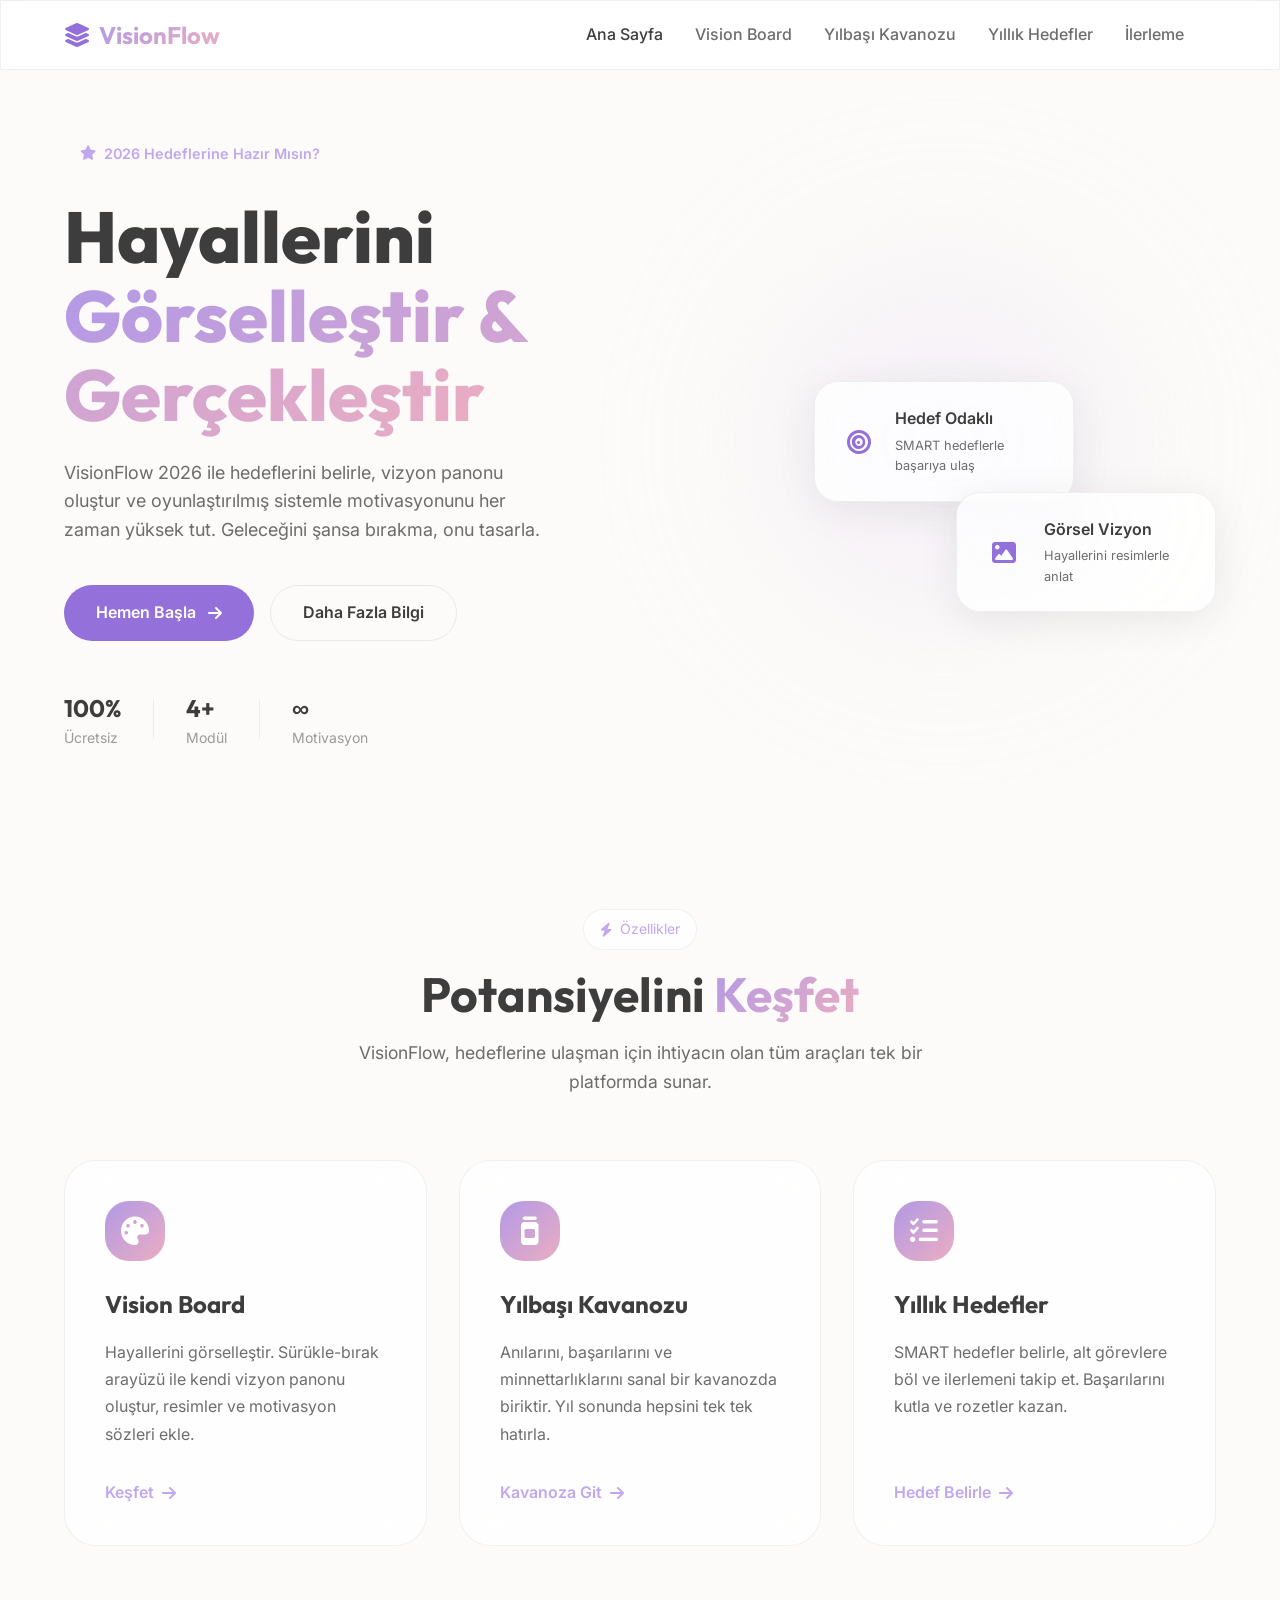
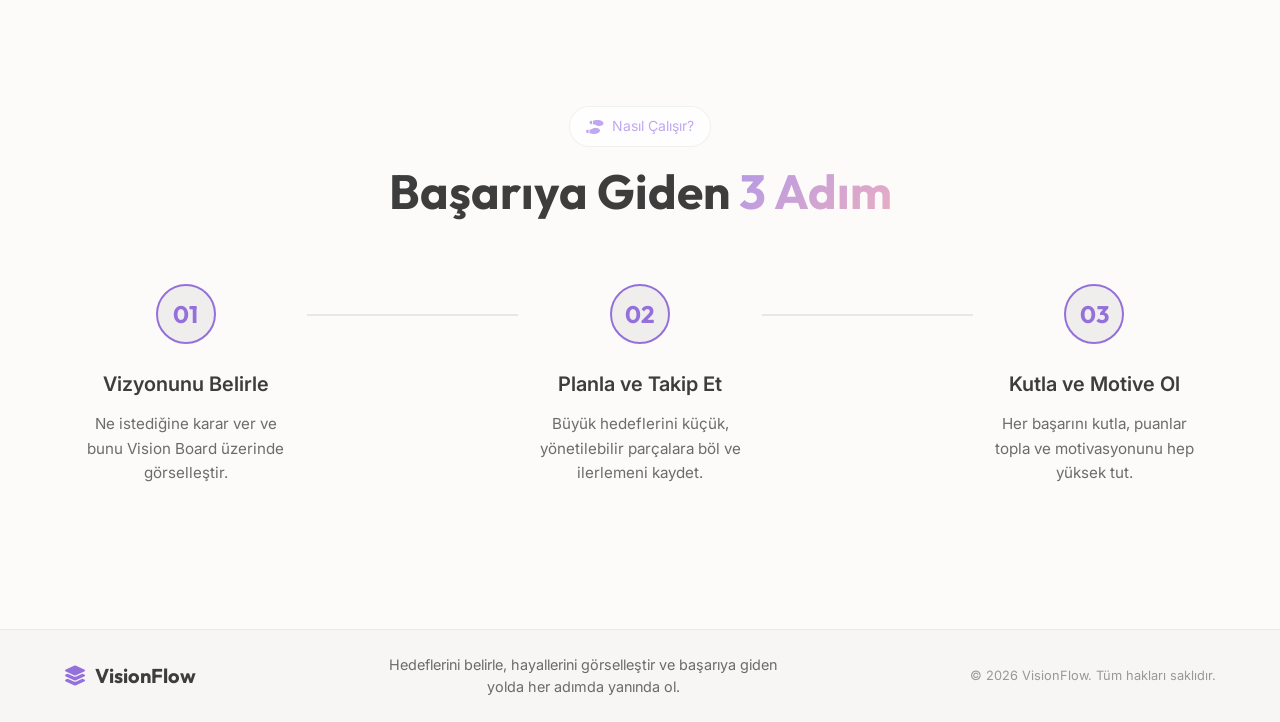
<file: index.html>
<!DOCTYPE html>
<html lang="tr">

<head>
    <meta charset="UTF-8">
    <meta name="viewport" content="width=device-width, initial-scale=1.0">
    <title>VisionFlow 2026 - Hayallerini Tasarla</title>

    <!-- Fonts -->
    <link rel="preconnect" href="https://fonts.googleapis.com">
    <link rel="preconnect" href="https://fonts.gstatic.com" crossorigin>
    <link
        href="https://fonts.googleapis.com/css2?family=Inter:wght@300;400;500;600&family=Outfit:wght@500;600;700;800&display=swap"
        rel="stylesheet">

    <!-- Icons -->
    <link rel="stylesheet" href="https://cdnjs.cloudflare.com/ajax/libs/font-awesome/6.4.0/css/all.min.css">

    <!-- CSS -->
    <link rel="stylesheet" href="css/main.css">
    <link rel="stylesheet" href="css/components.css">
    <link rel="stylesheet" href="css/animations.css">
    <link rel="stylesheet" href="css/mobile-nav.css">
</head>

<body>
    <!-- Navbar -->
    <nav class="navbar">
        <div class="container navbar__container">
            <a href="index.html" class="navbar__logo">
                <i class="fa-solid fa-layer-group"></i>
                <span class="text-gradient">VisionFlow</span>
            </a>

            <div class="navbar__menu" id="navbar-menu">
                <ul class="navbar__list">
                    <li class="navbar__item"><a href="index.html" class="navbar__link active">Ana Sayfa</a></li>
                    <li class="navbar__item"><a href="pages/vision-board.html" class="navbar__link">Vision Board</a>
                    </li>
                    <li class="navbar__item"><a href="pages/new-year-jar.html" class="navbar__link">Yılbaşı Kavanozu</a>
                    </li>
                    <li class="navbar__item"><a href="pages/yearly-goals.html" class="navbar__link">Yıllık Hedefler</a>
                    </li>
                    <li class="navbar__item"><a href="pages/dashboard.html" class="navbar__link">İlerleme</a></li>
                </ul>
                <button class="navbar__close" id="navbar-close">
                    <i class="fa-solid fa-xmark"></i>
                </button>
            </div>

            <div class="navbar__actions">
                <button class="navbar__toggle" id="navbar-toggle">
                    <i class="fa-solid fa-bars"></i>
                </button>
            </div>
        </div>
    </nav>

    <!-- Hero Section -->
    <section class="hero section">
        <div class="container hero__container">
            <div class="hero__content">
                <div class="hero__badge fade-in-up">
                    <i class="fa-solid fa-star"></i> 2026 Hedeflerine Hazır Mısın?
                </div>
                <h1 class="hero__title fade-in-up delay-100">
                    Hayallerini <br>
                    <span class="text-gradient">Görselleştir & Gerçekleştir</span>
                </h1>
                <p class="hero__description fade-in-up delay-200">
                    VisionFlow 2026 ile hedeflerini belirle, vizyon panonu oluştur ve oyunlaştırılmış sistemle
                    motivasyonunu her zaman yüksek tut. Geleceğini şansa bırakma, onu tasarla.
                </p>
                <div class="hero__buttons fade-in-up delay-300">
                    <a href="pages/vision-board.html" class="btn btn--primary">
                        Hemen Başla <i class="fa-solid fa-arrow-right"></i>
                    </a>
                    <a href="#features" class="btn btn--outline">
                        Daha Fazla Bilgi
                    </a>
                </div>

                <div class="hero__stats fade-in-up delay-400">
                    <div class="stat-item">
                        <span class="stat-number">100%</span>
                        <span class="stat-label">Ücretsiz</span>
                    </div>
                    <div class="stat-divider"></div>
                    <div class="stat-item">
                        <span class="stat-number">4+</span>
                        <span class="stat-label">Modül</span>
                    </div>
                    <div class="stat-divider"></div>
                    <div class="stat-item">
                        <span class="stat-number">∞</span>
                        <span class="stat-label">Motivasyon</span>
                    </div>
                </div>
            </div>

            <div class="hero__image fade-in-left delay-200">
                <div class="hero__blob"></div>
                <!-- Placeholder for hero image/illustration -->
                <div class="hero__card glass">
                    <div class="hero__card-icon"><i class="fa-solid fa-bullseye"></i></div>
                    <div class="hero__card-content">
                        <h3>Hedef Odaklı</h3>
                        <p>SMART hedeflerle başarıya ulaş</p>
                    </div>
                </div>
                <div class="hero__card glass hero__card--2">
                    <div class="hero__card-icon"><i class="fa-solid fa-image"></i></div>
                    <div class="hero__card-content">
                        <h3>Görsel Vizyon</h3>
                        <p>Hayallerini resimlerle anlat</p>
                    </div>
                </div>
            </div>
        </div>
    </section>

    <!-- Features Section -->
    <section class="features section" id="features">
        <div class="container">
            <div class="section__header fade-in-up">
                <span class="section__subtitle"><i class="fa-solid fa-bolt"></i> Özellikler</span>
                <h2 class="section__title">Potansiyelini <span class="text-gradient">Keşfet</span></h2>
                <p class="section__description">VisionFlow, hedeflerine ulaşman için ihtiyacın olan tüm araçları tek bir
                    platformda sunar.</p>
            </div>

            <div class="features__grid">
                <!-- Feature 1: Vision Board -->
                <div class="feature-card glass fade-in-up delay-100">
                    <div class="feature-card__icon-wrapper">
                        <i class="fa-solid fa-palette feature-card__icon"></i>
                    </div>
                    <h3 class="feature-card__title">Vision Board</h3>
                    <p class="feature-card__description">
                        Hayallerini görselleştir. Sürükle-bırak arayüzü ile kendi vizyon panonu oluştur, resimler ve
                        motivasyon sözleri ekle.
                    </p>
                    <a href="pages/vision-board.html" class="feature-card__link">Keşfet <i
                            class="fa-solid fa-arrow-right"></i></a>
                </div>

                <!-- Feature 2: New Year Jar -->
                <div class="feature-card glass fade-in-up delay-200">
                    <div class="feature-card__icon-wrapper">
                        <i class="fa-solid fa-jar feature-card__icon"></i>
                    </div>
                    <h3 class="feature-card__title">Yılbaşı Kavanozu</h3>
                    <p class="feature-card__description">
                        Anılarını, başarılarını ve minnettarlıklarını sanal bir kavanozda biriktir. Yıl sonunda hepsini
                        tek tek hatırla.
                    </p>
                    <a href="pages/new-year-jar.html" class="feature-card__link">Kavanoza Git <i
                            class="fa-solid fa-arrow-right"></i></a>
                </div>

                <!-- Feature 3: Yearly Goals -->
                <div class="feature-card glass fade-in-up delay-300">
                    <div class="feature-card__icon-wrapper">
                        <i class="fa-solid fa-list-check feature-card__icon"></i>
                    </div>
                    <h3 class="feature-card__title">Yıllık Hedefler</h3>
                    <p class="feature-card__description">
                        SMART hedefler belirle, alt görevlere böl ve ilerlemeni takip et. Başarılarını kutla ve rozetler
                        kazan.
                    </p>
                    <a href="pages/yearly-goals.html" class="feature-card__link">Hedef Belirle <i
                            class="fa-solid fa-arrow-right"></i></a>
                </div>
            </div>
        </div>
    </section>

    <!-- How It Works Section -->
    <section class="steps section">
        <div class="container">
            <div class="section__header fade-in-up">
                <span class="section__subtitle"><i class="fa-solid fa-shoe-prints"></i> Nasıl Çalışır?</span>
                <h2 class="section__title">Başarıya Giden <span class="text-gradient">3 Adım</span></h2>
            </div>

            <div class="steps__wrapper">
                <div class="step-item fade-in-up delay-100">
                    <div class="step-number">01</div>
                    <div class="step-content">
                        <h3>Vizyonunu Belirle</h3>
                        <p>Ne istediğine karar ver ve bunu Vision Board üzerinde görselleştir.</p>
                    </div>
                </div>
                <div class="step-line"></div>
                <div class="step-item fade-in-up delay-200">
                    <div class="step-number">02</div>
                    <div class="step-content">
                        <h3>Planla ve Takip Et</h3>
                        <p>Büyük hedeflerini küçük, yönetilebilir parçalara böl ve ilerlemeni kaydet.</p>
                    </div>
                </div>
                <div class="step-line"></div>
                <div class="step-item fade-in-up delay-300">
                    <div class="step-number">03</div>
                    <div class="step-content">
                        <h3>Kutla ve Motive Ol</h3>
                        <p>Her başarını kutla, puanlar topla ve motivasyonunu hep yüksek tut.</p>
                    </div>
                </div>
            </div>
        </div>
    </section>

    <!-- Footer -->
    <footer class="footer">
        <div class="container footer__container">
            <div class="footer__brand">
                <a href="index.html" class="footer__logo">
                    <i class="fa-solid fa-layer-group"></i> VisionFlow
                </a>
            </div>
            <p class="footer__text">
                Hedeflerini belirle, hayallerini görselleştir ve başarıya giden yolda her adımda yanında ol.
            </p>
            <div class="footer__copyright">
                <p>&copy; 2026 VisionFlow. Tüm hakları saklıdır.</p>
            </div>
        </div>
    </footer>

    <!-- Scripts -->
    <script src="js/app.js"></script>
    <script src="js/mobile-nav.js"></script>
</body>

</html>
</file>
<file: css/main.css>
/* ===== CSS VARIABLES - Soft & Dreamy Theme ===== */
:root {
    /* Primary Colors - Soft lavender/purple */
    --primary-hue: 260;
    --primary: hsl(260, 60%, 65%);
    --primary-light: hsl(260, 70%, 80%);
    --primary-dark: hsl(260, 50%, 50%);
    --primary-bg: hsl(260, 30%, 97%);

    /* Accent Colors - Soft pastels */
    --accent-1: hsl(340, 60%, 75%);
    /* Soft pink */
    --accent-2: hsl(170, 50%, 70%);
    /* Soft mint */
    --accent-3: hsl(40, 80%, 75%);
    /* Soft gold */
    --accent-4: hsl(200, 60%, 75%);
    /* Soft sky */

    /* Category Colors - Muted & gentle */
    --cat-health: hsl(340, 50%, 70%);
    --cat-career: hsl(220, 50%, 70%);
    --cat-finance: hsl(45, 60%, 70%);
    --cat-education: hsl(280, 45%, 70%);
    --cat-relationships: hsl(0, 50%, 75%);
    --cat-personal: hsl(170, 45%, 65%);

    /* Neutral Colors - Warm whites & soft grays */
    --bg-primary: #fdfbf9;
    --bg-secondary: #f8f6f4;
    --bg-tertiary: #f0eeec;
    --bg-card: rgba(255, 255, 255, 0.8);
    --bg-card-hover: rgba(255, 255, 255, 0.95);

    --text-primary: #3d3d3d;
    --text-secondary: rgba(60, 60, 60, 0.75);
    --text-muted: rgba(60, 60, 60, 0.5);

    --border-color: rgba(0, 0, 0, 0.06);
    --border-light: rgba(0, 0, 0, 0.08);

    /* Gradients - Dreamy & ethereal */
    --gradient-primary: linear-gradient(135deg, hsl(260, 60%, 75%), hsl(340, 60%, 80%));
    --gradient-card: linear-gradient(135deg, rgba(255, 255, 255, 0.9), rgba(255, 255, 255, 0.6));
    --gradient-glow: radial-gradient(circle, hsl(260, 60%, 90%) 0%, transparent 70%);
    --gradient-bg: linear-gradient(180deg, #fdfbf9 0%, #f5f0eb 100%);

    /* Shadows - Soft & diffused */
    --shadow-sm: 0 2px 8px rgba(0, 0, 0, 0.04);
    --shadow-md: 0 4px 20px rgba(0, 0, 0, 0.06);
    --shadow-lg: 0 8px 40px rgba(0, 0, 0, 0.08);
    --shadow-soft: 0 10px 40px rgba(180, 160, 200, 0.15);
    --shadow-glow: 0 0 30px rgba(180, 160, 220, 0.2);

    /* Typography */
    --font-primary: 'Outfit', sans-serif;
    --font-secondary: 'Inter', sans-serif;

    /* Spacing - More breathing room */
    --container-width: 1200px;
    --section-padding: 5rem;
    --header-height: 70px;

    /* Transitions - Gentle & smooth */
    --transition-fast: 0.2s cubic-bezier(0.4, 0, 0.2, 1);
    --transition-normal: 0.3s cubic-bezier(0.4, 0, 0.2, 1);
    --transition-slow: 0.5s cubic-bezier(0.4, 0, 0.2, 1);

    /* Border Radius - Soft & rounded */
    --radius-sm: 12px;
    --radius-md: 16px;
    --radius-lg: 24px;
    --radius-xl: 32px;
    --radius-full: 9999px;
}

/* ===== RESET & BASE ===== */
*,
*::before,
*::after {
    margin: 0;
    padding: 0;
    box-sizing: border-box;
}

html {
    scroll-behavior: smooth;
    font-size: 16px;
}

body {
    font-family: var(--font-secondary);
    background: var(--bg-primary);
    color: var(--text-primary);
    line-height: 1.6;
    overflow-x: hidden;
    min-height: 100vh;
}

a {
    text-decoration: none;
    color: inherit;
    transition: var(--transition-fast);
}

ul,
ol {
    list-style: none;
}

img {
    max-width: 100%;
    height: auto;
    display: block;
}

button {
    font-family: inherit;
    cursor: pointer;
    border: none;
    outline: none;
    background: none;
}

input,
textarea,
select {
    font-family: inherit;
    font-size: inherit;
    border: none;
    outline: none;
}

/* ===== UTILITY CLASSES ===== */
.container {
    max-width: var(--container-width);
    margin: 0 auto;
    padding: 0 1.5rem;
}

.section {
    padding: var(--section-padding) 0;
}

.text-gradient {
    background: var(--gradient-primary);
    -webkit-background-clip: text;
    -webkit-text-fill-color: transparent;
    background-clip: text;
}

.glass {
    background: var(--bg-card);
    backdrop-filter: blur(20px);
    -webkit-backdrop-filter: blur(20px);
    border: 1px solid var(--border-color);
}

/* ===== SECTION HEADER ===== */
.section__header {
    text-align: center;
    max-width: 600px;
    margin: 0 auto 4rem;
}

.section__subtitle {
    display: inline-flex;
    align-items: center;
    gap: 0.5rem;
    padding: 0.5rem 1rem;
    background: var(--bg-card);
    border: 1px solid var(--border-color);
    border-radius: var(--radius-full);
    font-size: 0.875rem;
    color: var(--primary-light);
    margin-bottom: 1rem;
}

.section__title {
    font-family: var(--font-primary);
    font-size: clamp(2rem, 5vw, 3rem);
    font-weight: 700;
    line-height: 1.2;
    margin-bottom: 1rem;
}

.section__description {
    font-size: 1.1rem;
    color: var(--text-secondary);
}

/* ===== SCROLLBAR ===== */
::-webkit-scrollbar {
    width: 10px;
}

::-webkit-scrollbar-track {
    background: var(--bg-secondary);
}

::-webkit-scrollbar-thumb {
    background: var(--bg-tertiary);
    border-radius: 5px;
}

::-webkit-scrollbar-thumb:hover {
    background: var(--primary);
}

/* ===== SELECTION ===== */

/* ===== VISION BOARD PAGE STYLES - Soft & Dreamy ===== */
.vb-section {
    background: var(--gradient-bg);
    background-image:
        radial-gradient(circle at 10% 20%, rgba(200, 180, 220, 0.15) 0%, transparent 25%),
        radial-gradient(circle at 90% 80%, rgba(220, 180, 200, 0.12) 0%, transparent 25%),
        radial-gradient(circle at 50% 50%, rgba(180, 200, 220, 0.08) 0%, transparent 40%);
}

.vb-container {
    display: grid;
    grid-template-columns: 340px 1fr;
    gap: 2.5rem;
    height: calc(100vh - var(--header-height) - 4rem);
}

/* Sidebar Styles - Glassmorphism light */
.vb-sidebar {
    padding: 2rem;
    border-radius: var(--radius-xl);
    display: flex;
    flex-direction: column;
    gap: 1.75rem;
    height: 100%;
    overflow-y: auto;
    background: rgba(255, 255, 255, 0.7);
    backdrop-filter: blur(20px);
    -webkit-backdrop-filter: blur(20px);
    border: 1px solid rgba(255, 255, 255, 0.5);
    box-shadow: var(--shadow-soft);
}

.vb-sidebar__header h3 {
    font-size: 0.8rem;
    font-weight: 600;
    color: var(--text-muted);
    letter-spacing: 1px;
    text-transform: uppercase;
    display: flex;
    align-items: center;
    gap: 0.5rem;
}

.vb-categories-grid {
    display: grid;
    grid-template-columns: repeat(2, 1fr);
    gap: 1rem;
}

.vb-cat-btn {
    display: flex;
    flex-direction: column;
    align-items: center;
    justify-content: center;
    gap: 0.6rem;
    padding: 1.25rem 1rem;
    background: rgba(255, 255, 255, 0.6);
    border: 1px solid rgba(0, 0, 0, 0.04);
    border-radius: var(--radius-lg);
    transition: var(--transition-normal);
    cursor: pointer;
    color: var(--text-secondary);
    box-shadow: 0 2px 8px rgba(0, 0, 0, 0.03);
}

/* 2026 Yatay Kategori Butonu */
.vb-cat-btn--wide {
    grid-column: span 2;
    flex-direction: row;
    padding: 0.75rem 1rem;
    background: rgba(255, 255, 255, 0.6);
    border: 1px solid rgba(0, 0, 0, 0.04);
}

.vb-cat-btn--wide .cat-icon {
    width: 100%;
    height: 80px;
    object-fit: contain;
    border-radius: var(--radius-sm);
}

.cat-year-label {
    font-size: 1.5rem;
    font-weight: 700;
    color: var(--primary);
    letter-spacing: 2px;
}

.cat-icon {
    width: 48px;
    height: 48px;
    object-fit: cover;
    border-radius: var(--radius-md);
    transition: var(--transition-normal);
}

.vb-cat-btn:hover .cat-icon {
    transform: scale(1.1);
}

.vb-cat-btn:hover {
    background: rgba(255, 255, 255, 0.9);
    transform: translateY(-3px);
    box-shadow: 0 8px 25px rgba(180, 160, 200, 0.2);
}

.vb-cat-btn.active {
    background: white;
    border-color: var(--primary-light);
    box-shadow: 0 8px 30px rgba(180, 160, 200, 0.25);
    transform: translateY(-2px);
}

.vb-cat-btn span {
    font-size: 0.8rem;
    font-weight: 500;
    color: var(--text-secondary);
}

.vb-divider {
    height: 1px;
    background: linear-gradient(90deg, transparent, var(--border-color), transparent);
    margin: 0.5rem 0;
    width: 100%;
}

.vb-upload-area {
    display: flex;
    flex-direction: column;
    gap: 0.75rem;
}

.hidden-input {
    display: none;
}

.btn--full {
    width: 100%;
    justify-content: center;
}

.btn--soft {
    background: rgba(255, 255, 255, 0.05);
    color: var(--text-primary);
    border: 1px solid var(--border-color);
}

.btn--soft:hover {
    background: rgba(255, 255, 255, 0.1);
}

.vb-url-input-wrapper {
    position: relative;
}

/* Assets Area */
.vb-assets-area {
    flex: 1;
    overflow-y: auto;
    min-height: 350px;
    max-height: 450px;
    padding-right: 0.5rem;
}

.assets-grid {
    display: grid;
    grid-template-columns: repeat(2, 1fr);
    gap: 1rem;
    margin-top: 1rem;
}

.asset-item {
    position: relative;
    border-radius: var(--radius-md);
    overflow: hidden;
    aspect-ratio: 1;
    cursor: grab;
    border: 2px solid transparent;
    transition: var(--transition-normal);
    box-shadow: 0 2px 8px rgba(0, 0, 0, 0.06);
}

.asset-item:hover {
    border-color: var(--primary-light);
    transform: scale(1.03) translateY(-2px);
    box-shadow: 0 8px 25px rgba(180, 160, 200, 0.2);
    z-index: 10;
}

.asset-item img {
    width: 100%;
    height: 100%;
    object-fit: cover;
    pointer-events: none;
    border-radius: var(--radius-sm);
}

/* Board Area */
.vb-board-wrapper {
    display: flex;
    flex-direction: column;
    gap: 1.5rem;
    height: 100%;
}

.vb-board-header {
    display: flex;
    justify-content: space-between;
    align-items: flex-end;
}

.vb-title {
    font-size: 2rem;
    font-weight: 700;
    line-height: 1.1;
}

.vb-subtitle {
    font-size: 1rem;
    color: var(--text-secondary);
    margin-top: 0.5rem;
}

.vb-actions {
    display: flex;
    gap: 0.5rem;
}

.btn--icon {
    width: 40px;
    height: 40px;
    padding: 0;
    display: flex;
    align-items: center;
    justify-content: center;
    border-radius: var(--radius-md);
}

/* Board Container Updates - Soft & Inviting */
.board-container {
    flex: 1;
    background: rgba(255, 255, 255, 0.5);
    border: 2px dashed rgba(180, 160, 200, 0.3);
    border-radius: var(--radius-xl);
    position: relative;
    overflow: hidden;
    display: block;
    overflow-y: auto;
    padding: 2rem;
    backdrop-filter: blur(10px);
    -webkit-backdrop-filter: blur(10px);
    box-shadow: inset 0 0 60px rgba(200, 180, 220, 0.05);
}

/* If we want a grid layout inside the board but draggable */
.board-grid-view {
    display: grid;
    grid-template-columns: repeat(auto-fill, minmax(200px, 1fr));
    grid-auto-rows: 200px;
    gap: 1.5rem;
}

.board-placeholder {
    position: absolute;
    top: 50%;
    left: 50%;
    transform: translate(-50%, -50%);
    text-align: center;
    color: rgba(180, 160, 200, 0.4);
    pointer-events: none;
}

.board-placeholder i {
    font-size: 4rem;
    margin-bottom: 1.5rem;
    opacity: 0.6;
}

.board-placeholder p {
    font-size: 1.1rem;
    font-weight: 500;
    letter-spacing: 0.5px;
}

/* Active Drag State */
.board-container.drag-over {
    border-color: var(--primary-light);
    background: rgba(230, 220, 240, 0.3);
    box-shadow: inset 0 0 80px rgba(180, 160, 220, 0.1);
}

/* Responsive */
@media (max-width: 968px) {
    .vb-container {
        grid-template-columns: 1fr;
        height: auto;
    }

    .vb-sidebar {
        height: auto;
        max-height: 500px;
    }

    .board-container {
        min-height: 500px;
    }
}

/* ===== TEMPLATE SELECTOR STYLES ===== */
.template-selector {
    position: relative;
}

.template-btn {
    display: flex;
    align-items: center;
    gap: 0.5rem;
    padding: 0.6rem 1rem;
    background: rgba(255, 255, 255, 0.8);
    border: 1px solid var(--border-color);
    border-radius: var(--radius-md);
    font-size: 0.9rem;
    font-weight: 500;
    color: var(--text-primary);
    cursor: pointer;
    transition: var(--transition-fast);
}

.template-btn:hover {
    background: white;
    box-shadow: var(--shadow-sm);
}

.template-dropdown {
    position: absolute;
    top: calc(100% + 0.5rem);
    right: 0;
    background: white;
    border: 1px solid var(--border-color);
    border-radius: var(--radius-lg);
    padding: 0.75rem;
    display: none;
    flex-direction: column;
    gap: 0.5rem;
    min-width: 160px;
    box-shadow: var(--shadow-lg);
    z-index: 100;
}

.template-dropdown.show {
    display: flex;
}

.template-option {
    display: flex;
    align-items: center;
    gap: 0.75rem;
    padding: 0.6rem 0.75rem;
    border-radius: var(--radius-md);
    cursor: pointer;
    transition: var(--transition-fast);
}

.template-option:hover {
    background: var(--bg-secondary);
}

.template-option.active {
    background: var(--primary-bg);
    border: 1px solid var(--primary-light);
}

.template-preview {
    width: 36px;
    height: 36px;
    display: grid;
    gap: 2px;
    padding: 3px;
    background: var(--bg-tertiary);
    border-radius: 6px;
}

.template-preview div {
    background: var(--primary-light);
    border-radius: 2px;
}

.template-preview--grid {
    grid-template-columns: 1fr 1fr;
    grid-template-rows: 1fr 1fr;
}

.template-preview--stamp {
    grid-template-columns: 1fr 1fr;
    grid-template-rows: 1fr 1fr;
    gap: 3px;
}

.template-preview--stamp div {
    border: 1px dashed var(--primary);
}

.template-preview--table {
    grid-template-columns: repeat(3, 1fr);
    grid-template-rows: 1fr 1fr;
}

.template-preview--polaroid {
    grid-template-columns: repeat(3, 1fr);
    grid-template-rows: 1fr;
}

.template-option span {
    font-size: 0.85rem;
    font-weight: 500;
    color: var(--text-primary);
}

/* ===== BOARD TEMPLATE LAYOUTS ===== */

/* Grid Layout (Default) */
.board-container.template-grid {
    display: grid;
    grid-template-columns: repeat(auto-fill, minmax(180px, 1fr));
    grid-auto-rows: 180px;
    gap: 1rem;
}

/* Table Layout - Tablo Görünümü */
.board-container.template-table {
    display: grid;
    grid-template-columns: repeat(3, 1fr);
    grid-auto-rows: 200px;
    gap: 0;
    border: 2px solid var(--border-color);
    border-radius: var(--radius-md);
    overflow: hidden;
}

.board-container.template-table .board-item {
    border-radius: 0;
    border-right: 1px solid var(--border-color);
    border-bottom: 1px solid var(--border-color);
}

.board-container.template-table .board-item:nth-child(3n) {
    border-right: none;
}

.board-container.template-table .board-item img {
    width: 100%;
    height: 100%;
    object-fit: cover;
}

/* Polaroid Layout */
.board-container.template-polaroid {
    display: flex;
    flex-wrap: wrap;
    gap: 1.5rem;
    justify-content: center;
    align-content: flex-start;
    padding: 2rem;
}

.board-container.template-polaroid .board-item {
    width: 180px;
    height: auto;
    background: white;
    padding: 0.75rem;
    padding-bottom: 2.5rem;
    border-radius: 4px;
    box-shadow: 0 4px 15px rgba(0, 0, 0, 0.1);
    transform: rotate(var(--rotation, 0deg));
}

.board-container.template-polaroid .board-item:nth-child(odd) {
    --rotation: -3deg;
}

.board-container.template-polaroid .board-item:nth-child(even) {
    --rotation: 2deg;
}

.board-container.template-polaroid .board-item img {
    width: 100%;
    height: 160px;
    object-fit: cover;
    border-radius: 2px;
}

/* Board Item Base Styles */
.board-item {
    position: relative;
    border-radius: var(--radius-md);
    overflow: hidden;
    cursor: move;
    box-shadow: var(--shadow-sm);
    transition: var(--transition-fast);
    background: var(--bg-card);
}

.board-item:hover {
    box-shadow: var(--shadow-md);
    transform: scale(1.02);
    z-index: 10;
}

.board-item img {
    width: 100%;
    height: 100%;
    object-fit: cover;
    pointer-events: none;
}

.board-item__delete {
    position: absolute;
    top: 8px;
    right: 8px;
    width: 28px;
    height: 28px;
    background: rgba(0, 0, 0, 0.6);
    color: white;
    border-radius: 50%;
    display: flex;
    align-items: center;
    justify-content: center;
    cursor: pointer;
    opacity: 0;
    transition: var(--transition-fast);
    font-size: 0.85rem;
}

.board-item:hover .board-item__delete {
    opacity: 1;
}
</file>
<file: css/components.css>
/* ===== COMPONENTS CSS ===== */

/* --- Buttons --- */
.btn {
    display: inline-flex;
    align-items: center;
    justify-content: center;
    gap: 0.75rem;
    padding: 0.875rem 2rem;
    border-radius: var(--radius-full);
    font-weight: 600;
    font-size: 1rem;
    transition: var(--transition-normal);
    position: relative;
    overflow: hidden;
    z-index: 1;
}

.btn--primary {
    background: var(--primary);
    color: white;
    box-shadow: 0 4px 15px rgba(var(--primary-hue), 100%, 65%, 0.4);
}

.btn--primary:hover {
    background: var(--primary-dark);
    transform: translateY(-2px);
    box-shadow: 0 8px 25px rgba(var(--primary-hue), 100%, 65%, 0.5);
}

.btn--outline {
    background: transparent;
    border: 1px solid var(--border-light);
    color: var(--text-primary);
}

.btn--outline:hover {
    border-color: var(--primary);
    color: var(--primary);
    background: rgba(var(--primary-hue), 100%, 65%, 0.05);
}

/* --- Navbar --- */
.navbar {
    position: fixed;
    top: 0;
    left: 0;
    width: 100%;
    height: var(--header-height);
    z-index: 1000;
    border-bottom: 1px solid var(--border-color);
}

.navbar::before {
    content: '';
    position: absolute;
    top: 0;
    left: 0;
    width: 100%;
    height: 100%;
    background: var(--bg-card);
    backdrop-filter: blur(20px);
    -webkit-backdrop-filter: blur(20px);
    z-index: -1;
}

.navbar__container {
    height: 100%;
    display: flex;
    align-items: center;
    justify-content: space-between;
}

.navbar__logo {
    display: flex;
    align-items: center;
    gap: 0.5rem;
    font-family: var(--font-primary);
    font-weight: 700;
    font-size: 1.5rem;
    color: var(--text-primary);
}

.navbar__logo i {
    color: var(--primary);
}

.navbar__menu {
    margin-left: auto;
    margin-right: 2rem;
}

.navbar__list {
    display: flex;
    gap: 2rem;
}

.navbar__link {
    font-weight: 500;
    color: var(--text-secondary);
    position: relative;
    padding: 0.5rem 0;
}

.navbar__link:hover,
.navbar__link.active {
    color: var(--text-primary);
}

.navbar__link::after {
    content: '';
    position: absolute;
    bottom: 0;
    left: 0;
    width: 0;
    height: 2px;
    background: var(--primary);
    transition: var(--transition-normal);
}

.navbar__link:hover::after,
.navbar__link.active::after {
    width: 100%;
}

.navbar__actions {
    display: flex;
    align-items: center;
    gap: 1rem;
}

.user-profile {
    display: flex;
    align-items: center;
    gap: 0.75rem;
    padding: 0.35rem 0.75rem 0.35rem 0.35rem;
    background: var(--bg-card);
    border: 1px solid var(--border-color);
    border-radius: var(--radius-full);
    cursor: pointer;
    transition: var(--transition-fast);
}

.user-profile:hover {
    background: var(--bg-card-hover);
    border-color: var(--primary-light);
}

.user-avatar {
    width: 32px;
    height: 32px;
    border-radius: 50%;
    object-fit: cover;
}

.user-name {
    font-size: 0.9rem;
    font-weight: 500;
}

.navbar__toggle,
.navbar__close {
    display: none;
    font-size: 1.5rem;
    color: var(--text-primary);
}

/* --- Hero Section --- */
.hero {
    position: relative;
    padding-top: calc(var(--header-height) + 4rem);
    overflow: hidden;
}

.hero__container {
    display: grid;
    grid-template-columns: 1fr 1fr;
    align-items: center;
    gap: 4rem;
}

.hero__badge {
    display: inline-flex;
    align-items: center;
    gap: 0.5rem;
    padding: 0.5rem 1rem;
    background: rgba(var(--primary-hue), 100%, 65%, 0.1);
    border: 1px solid rgba(var(--primary-hue), 100%, 65%, 0.2);
    border-radius: var(--radius-full);
    color: var(--primary-light);
    font-weight: 600;
    font-size: 0.9rem;
    margin-bottom: 1.5rem;
}

.hero__title {
    font-family: var(--font-primary);
    font-size: clamp(2.5rem, 6vw, 4.5rem);
    font-weight: 800;
    line-height: 1.1;
    margin-bottom: 1.5rem;
}

.hero__description {
    font-size: 1.125rem;
    color: var(--text-secondary);
    margin-bottom: 2.5rem;
    max-width: 500px;
}

.hero__buttons {
    display: flex;
    gap: 1rem;
    margin-bottom: 3rem;
}

.hero__stats {
    display: flex;
    align-items: center;
    gap: 2rem;
}

.stat-item {
    display: flex;
    flex-direction: column;
}

.stat-number {
    font-family: var(--font-primary);
    font-size: 1.5rem;
    font-weight: 700;
    color: var(--text-primary);
}

.stat-label {
    font-size: 0.875rem;
    color: var(--text-muted);
}

.stat-divider {
    width: 1px;
    height: 40px;
    background: var(--border-color);
}

.hero__image {
    position: relative;
    height: 500px;
    display: flex;
    align-items: center;
    justify-content: center;
}

.hero__blob {
    position: absolute;
    width: 500px;
    height: 500px;
    background: var(--gradient-glow);
    filter: blur(80px);
    opacity: 0.4;
    z-index: -1;
    border-radius: 50%;
}

.hero__card {
    position: absolute;
    padding: 1.5rem;
    border-radius: var(--radius-lg);
    width: 260px;
    display: flex;
    align-items: center;
    gap: 1rem;
    box-shadow: var(--shadow-lg);
    animation: float 6s ease-in-out infinite;
}

.hero__card--2 {
    top: 60%;
    right: 0;
    animation-delay: 3s;
}

.hero__card:first-of-type {
    top: 20%;
    left: 0;
}

.hero__card-icon {
    width: 50px;
    height: 50px;
    border-radius: var(--radius-md);
    background: rgba(var(--primary-hue), 100%, 65%, 0.1);
    display: flex;
    align-items: center;
    justify-content: center;
    font-size: 1.5rem;
    color: var(--primary);
}

.hero__card-content h3 {
    font-size: 1rem;
    font-weight: 600;
    margin-bottom: 0.25rem;
}

.hero__card-content p {
    font-size: 0.8rem;
    color: var(--text-secondary);
}

/* --- Features Section --- */
.features__grid {
    display: grid;
    grid-template-columns: repeat(auto-fit, minmax(300px, 1fr));
    gap: 2rem;
}

.feature-card {
    padding: 2.5rem;
    border-radius: var(--radius-xl);
    transition: var(--transition-normal);
    display: flex;
    flex-direction: column;
    align-items: flex-start;
    height: 100%;
}

.feature-card:hover {
    transform: translateY(-10px);
    background: var(--bg-card-hover);
    border-color: var(--primary-light);
    box-shadow: var(--shadow-glow);
}

.feature-card__icon-wrapper {
    width: 60px;
    height: 60px;
    border-radius: var(--radius-lg);
    background: var(--gradient-primary);
    display: flex;
    align-items: center;
    justify-content: center;
    margin-bottom: 1.5rem;
}

.feature-card__icon {
    font-size: 1.75rem;
    color: white;
}

.feature-card__title {
    font-family: var(--font-primary);
    font-size: 1.5rem;
    font-weight: 700;
    margin-bottom: 1rem;
}

.feature-card__description {
    color: var(--text-secondary);
    margin-bottom: 2rem;
    line-height: 1.7;
    flex-grow: 1;
}

.feature-card__link {
    font-weight: 600;
    color: var(--primary-light);
    display: inline-flex;
    align-items: center;
    gap: 0.5rem;
    transition: var(--transition-fast);
}

.feature-card__link:hover {
    gap: 0.75rem;
    color: var(--primary);
}

/* --- Steps Section --- */
.steps__wrapper {
    display: flex;
    align-items: flex-start;
    justify-content: space-between;
    position: relative;
    margin-top: 3rem;
}

.step-item {
    flex: 1;
    text-align: center;
    position: relative;
    z-index: 2;
    padding: 0 1rem;
}

.step-number {
    width: 60px;
    height: 60px;
    background: var(--bg-tertiary);
    border: 2px solid var(--primary);
    border-radius: 50%;
    display: flex;
    align-items: center;
    justify-content: center;
    font-family: var(--font-primary);
    font-size: 1.5rem;
    font-weight: 700;
    color: var(--primary);
    margin: 0 auto 1.5rem;
    box-shadow: 0 0 0 8px var(--bg-primary);
}

.step-content h3 {
    font-size: 1.25rem;
    font-weight: 600;
    margin-bottom: 0.75rem;
}

.step-content p {
    font-size: 0.95rem;
    color: var(--text-secondary);
}

.step-line {
    flex: 1;
    height: 2px;
    background: var(--border-light);
    margin-top: 30px;
    position: relative;
    z-index: 1;
}

/* --- Footer (Horizontal Layout) --- */
.footer {
    background: var(--bg-secondary);
    padding: 1.5rem 0;
    border-top: 1px solid var(--border-color);
    margin-top: 4rem;
}

.footer__container {
    display: flex;
    flex-direction: row;
    align-items: center;
    justify-content: space-between;
    gap: 2rem;
    flex-wrap: wrap;
}

.footer__brand {
    display: flex;
    align-items: center;
}

.footer__logo {
    font-family: var(--font-primary);
    font-size: 1.25rem;
    font-weight: 700;
    color: var(--text-primary);
    display: flex;
    align-items: center;
    gap: 0.5rem;
    transition: var(--transition-fast);
}

.footer__logo:hover {
    color: var(--primary);
}

.footer__logo i {
    color: var(--primary);
}

.footer__text {
    color: var(--text-secondary);
    font-size: 0.9rem;
    max-width: 400px;
    text-align: center;
    flex: 1;
    line-height: 1.5;
}

.footer__social {
    display: flex;
    gap: 0.75rem;
}

.footer__social-link {
    width: 36px;
    height: 36px;
    border-radius: 50%;
    background: var(--bg-tertiary);
    border: 1px solid var(--border-color);
    display: flex;
    align-items: center;
    justify-content: center;
    color: var(--text-secondary);
    font-size: 0.9rem;
    transition: var(--transition-fast);
}

.footer__social-link:hover {
    background: var(--primary);
    border-color: var(--primary);
    color: white;
    transform: translateY(-2px);
    box-shadow: 0 4px 12px rgba(var(--primary-hue), 100%, 65%, 0.3);
}

.footer__copyright {
    display: flex;
    align-items: center;
}

.footer__copyright p {
    font-size: 0.8rem;
    color: var(--text-muted);
}

/* --- Responsive --- */
@media (max-width: 968px) {
    .hero__container {
        grid-template-columns: 1fr;
        text-align: center;
        gap: 3rem;
    }

    .hero__description {
        margin-left: auto;
        margin-right: auto;
    }

    .hero__buttons {
        justify-content: center;
    }

    .hero__stats {
        justify-content: center;
    }

    .hero__image {
        height: 400px;
    }

    .steps__wrapper {
        flex-direction: column;
        gap: 2rem;
    }

    .step-line {
        display: none;
    }

    .step-item {
        display: flex;
        align-items: center;
        text-align: left;
        gap: 1.5rem;
        width: 100%;
    }

    .step-number {
        margin: 0;
        flex-shrink: 0;
    }
}

@media (max-width: 900px) {
    .footer__container {
        flex-direction: column;
        text-align: center;
        gap: 1.25rem;
    }

    .footer__text {
        max-width: 100%;
    }
}

@media (max-width: 768px) {
    .navbar__menu {
        position: fixed;
        top: 0;
        right: -100%;
        width: 80%;
        height: 100%;
        background: var(--bg-secondary);
        padding: 4rem 2rem;
        transition: var(--transition-normal);
        box-shadow: var(--shadow-lg);
    }

    .navbar__menu.show-menu {
        right: 0;
    }

    .navbar__list {
        flex-direction: column;
        gap: 1.5rem;
    }

    .navbar__toggle,
    .navbar__close {
        display: block;
    }

    .navbar__close {
        position: absolute;
        top: 1.5rem;
        right: 1.5rem;
    }

    .user-profile {
        display: none;
        /* Hide on mobile for simplicity or move to menu */
    }
}
/* Mobile Menu Fixes - Appended */
@media (max-width: 768px) {
    .navbar__menu {
        position: fixed;
        top: 0;
        right: -100%;
        width: 100%;
        height: 100vh;
        background: var(--bg-secondary);
        padding: 6rem 2rem 4rem;
        transition: var(--transition-normal);
        box-shadow: var(--shadow-lg);
        display: flex;
        flex-direction: column;
        align-items: center;
        justify-content: flex-start;
        z-index: 1000;
        overflow-y: auto;
    }

    .navbar__menu.show-menu {
        right: 0;
    }

    .navbar__list {
        width: 100%;
        align-items: center;
        gap: 2rem;
    }
}
</file>
<file: css/animations.css>
/* ===== ANIMATIONS CSS ===== */

/* --- Keyframes --- */
@keyframes fadeInUp {
    from {
        opacity: 0;
        transform: translateY(30px);
    }

    to {
        opacity: 1;
        transform: translateY(0);
    }
}

@keyframes fadeIn {
    from {
        opacity: 0;
    }

    to {
        opacity: 1;
    }
}

@keyframes fadeInLeft {
    from {
        opacity: 0;
        transform: translateX(30px);
    }

    to {
        opacity: 1;
        transform: translateX(0);
    }
}

@keyframes float {
    0% {
        transform: translateY(0);
    }

    50% {
        transform: translateY(-15px);
    }

    100% {
        transform: translateY(0);
    }
}

@keyframes pulse {
    0% {
        box-shadow: 0 0 0 0 rgba(var(--primary-hue), 100%, 65%, 0.4);
    }

    70% {
        box-shadow: 0 0 0 10px rgba(var(--primary-hue), 100%, 65%, 0);
    }

    100% {
        box-shadow: 0 0 0 0 rgba(var(--primary-hue), 100%, 65%, 0);
    }
}

/* --- Utility Classes --- */
.fade-in-up {
    animation: fadeInUp 0.8s cubic-bezier(0.2, 0.8, 0.2, 1) forwards;
    opacity: 0;
    /* Start hidden */
}

.fade-in {
    animation: fadeIn 1s ease forwards;
    opacity: 0;
}

.fade-in-left {
    animation: fadeInLeft 0.8s cubic-bezier(0.2, 0.8, 0.2, 1) forwards;
    opacity: 0;
}

/* --- Delays --- */
.delay-100 {
    animation-delay: 0.1s;
}

.delay-200 {
    animation-delay: 0.2s;
}

.delay-300 {
    animation-delay: 0.3s;
}

.delay-400 {
    animation-delay: 0.4s;
}

.delay-500 {
    animation-delay: 0.5s;
}
</file>
<file: css/mobile-nav.css>
/* ===== MODERN MOBILE NAVIGATION - Premium Design ===== */

/* Hamburger Button - Animated */
.navbar__toggle {
    display: none;
    width: 44px;
    height: 44px;
    padding: 10px;
    background: transparent;
    border: none;
    cursor: pointer;
    z-index: 1100;
    position: relative;
}

.hamburger {
    position: relative;
    width: 24px;
    height: 18px;
    display: flex;
    flex-direction: column;
    justify-content: space-between;
}

.hamburger__line {
    display: block;
    width: 100%;
    height: 2px;
    background: var(--text-primary);
    border-radius: 2px;
    transition: all 0.3s cubic-bezier(0.68, -0.55, 0.27, 1.55);
    transform-origin: center;
}

/* Hamburger Animation to X */
.navbar__toggle.active .hamburger__line:nth-child(1) {
    transform: translateY(8px) rotate(45deg);
}

.navbar__toggle.active .hamburger__line:nth-child(2) {
    opacity: 0;
    transform: scaleX(0);
}

.navbar__toggle.active .hamburger__line:nth-child(3) {
    transform: translateY(-8px) rotate(-45deg);
}

/* Mobile Menu Overlay */
.navbar__menu {
    /* Desktop: normal inline */
    display: flex;
    align-items: center;
}

/* Mobile Styles */
@media (max-width: 768px) {

    /* Show hamburger on mobile */
    .navbar__toggle {
        display: flex;
        align-items: center;
        justify-content: center;
    }

    /* Hide close button (using hamburger animation instead) */
    .navbar__close {
        display: none !important;
    }

    /* Full-screen Menu Overlay */
    .navbar__menu {
        position: fixed;
        top: 0;
        left: 0;
        right: 0;
        bottom: 0;
        width: 100%;
        height: 100vh;
        height: 100dvh;
        /* Dynamic viewport height for mobile browsers */

        /* Glassmorphism Background */
        background: rgba(255, 255, 255, 0.95);
        backdrop-filter: blur(20px);
        -webkit-backdrop-filter: blur(20px);

        /* Initial Hidden State */
        opacity: 0;
        visibility: hidden;
        pointer-events: none;

        /* Flexbox Layout */
        display: flex;
        flex-direction: column;
        align-items: center;
        justify-content: center;

        /* Animation */
        transition: opacity 0.4s ease, visibility 0.4s ease;

        /* Stay on top */
        z-index: 1050;

        /* Padding for safe areas */
        padding: 2rem;
        padding-top: calc(var(--header-height) + 2rem);
    }

    /* Menu Open State */
    .navbar__menu.show-menu {
        opacity: 1;
        visibility: visible;
        pointer-events: all;
    }

    /* Navigation List */
    .navbar__list {
        display: flex;
        flex-direction: column;
        align-items: center;
        gap: 0;
        width: 100%;
        max-width: 320px;
        list-style: none;
        padding: 0;
        margin: 0;
    }

    /* Navigation Items with Staggered Animation */
    .navbar__item {
        width: 100%;
        opacity: 0;
        transform: translateY(20px);
        transition: opacity 0.4s ease, transform 0.4s ease;
    }

    /* Staggered delays when menu opens */
    .navbar__menu.show-menu .navbar__item {
        opacity: 1;
        transform: translateY(0);
    }

    .navbar__menu.show-menu .navbar__item:nth-child(1) {
        transition-delay: 0.1s;
    }

    .navbar__menu.show-menu .navbar__item:nth-child(2) {
        transition-delay: 0.15s;
    }

    .navbar__menu.show-menu .navbar__item:nth-child(3) {
        transition-delay: 0.2s;
    }

    .navbar__menu.show-menu .navbar__item:nth-child(4) {
        transition-delay: 0.25s;
    }

    .navbar__menu.show-menu .navbar__item:nth-child(5) {
        transition-delay: 0.3s;
    }

    /* Navigation Links */
    .navbar__link {
        display: block;
        padding: 1rem 1.5rem;
        font-size: 1.25rem;
        font-weight: 500;
        color: var(--text-primary);
        text-align: center;
        text-decoration: none;
        border-radius: var(--radius-lg);
        transition: all 0.3s ease;
        position: relative;
        overflow: hidden;
    }

    .navbar__link::before {
        content: '';
        position: absolute;
        inset: 0;
        background: var(--gradient-primary);
        opacity: 0;
        transition: opacity 0.3s ease;
        border-radius: inherit;
        z-index: -1;
    }

    .navbar__link:hover,
    .navbar__link.active {
        color: var(--primary);
    }

    .navbar__link:hover::before,
    .navbar__link.active::before {
        opacity: 0.1;
    }

    /* Active Link Indicator */
    .navbar__link.active {
        font-weight: 600;
    }

    .navbar__link.active::after {
        content: '';
        position: absolute;
        bottom: 0.5rem;
        left: 50%;
        transform: translateX(-50%);
        width: 30px;
        height: 3px;
        background: var(--gradient-primary);
        border-radius: 3px;
    }

    /* Body scroll lock when menu is open */
    body.menu-open {
        overflow: hidden;
        position: fixed;
        width: 100%;
    }
}

/* ===== Special Theme for New Year Jar Page ===== */
.page-jar .navbar__toggle .hamburger__line {
    background: #f0e6d2;
}

.page-jar .navbar__menu {
    background: rgba(43, 0, 0, 0.95);
    backdrop-filter: blur(20px);
}

.page-jar .navbar__link {
    color: rgba(240, 230, 210, 0.9);
}

.page-jar .navbar__link:hover,
.page-jar .navbar__link.active {
    color: #d4af37;
}

.page-jar .navbar__link:hover::before,
.page-jar .navbar__link.active::before {
    background: linear-gradient(135deg, #d4af37, #f9f1cc);
}

.page-jar .navbar__link.active::after {
    background: linear-gradient(90deg, #d4af37, #f9f1cc);
}

/* ===== Desktop Reset ===== */
@media (min-width: 769px) {
    .navbar__menu {
        position: static;
        opacity: 1;
        visibility: visible;
        pointer-events: all;
        background: transparent;
        backdrop-filter: none;
        padding: 0;
        height: auto;
        width: auto;
        flex-direction: row;
    }

    .navbar__list {
        flex-direction: row;
        gap: 2rem;
    }

    .navbar__item {
        opacity: 1;
        transform: none;
    }

    .navbar__link {
        padding: 0.5rem 0;
        font-size: 1rem;
    }

    .navbar__link::before,
    .navbar__link::after {
        display: none;
    }
}
/* ===== Page-Jar Menu Items Visibility Fix ===== */
@media (max-width: 768px) {
    .page-jar .navbar__menu.show-menu .navbar__item {
        opacity: 1;
        transform: translateY(0);
    }

    .page-jar .navbar__list {
        display: flex;
        flex-direction: column;
        align-items: center;
        gap: 0;
        width: 100%;
        max-width: 320px;
        list-style: none;
        padding: 0;
        margin: 0;
    }
    
    .page-jar .navbar__item {
        width: 100%;
        opacity: 0;
        transform: translateY(20px);
        transition: opacity 0.4s ease, transform 0.4s ease;
    }
}

/* Hide close button on desktop */
@media (min-width: 769px) {
    .navbar__close {
        display: none !important;
    }
}
</file>
